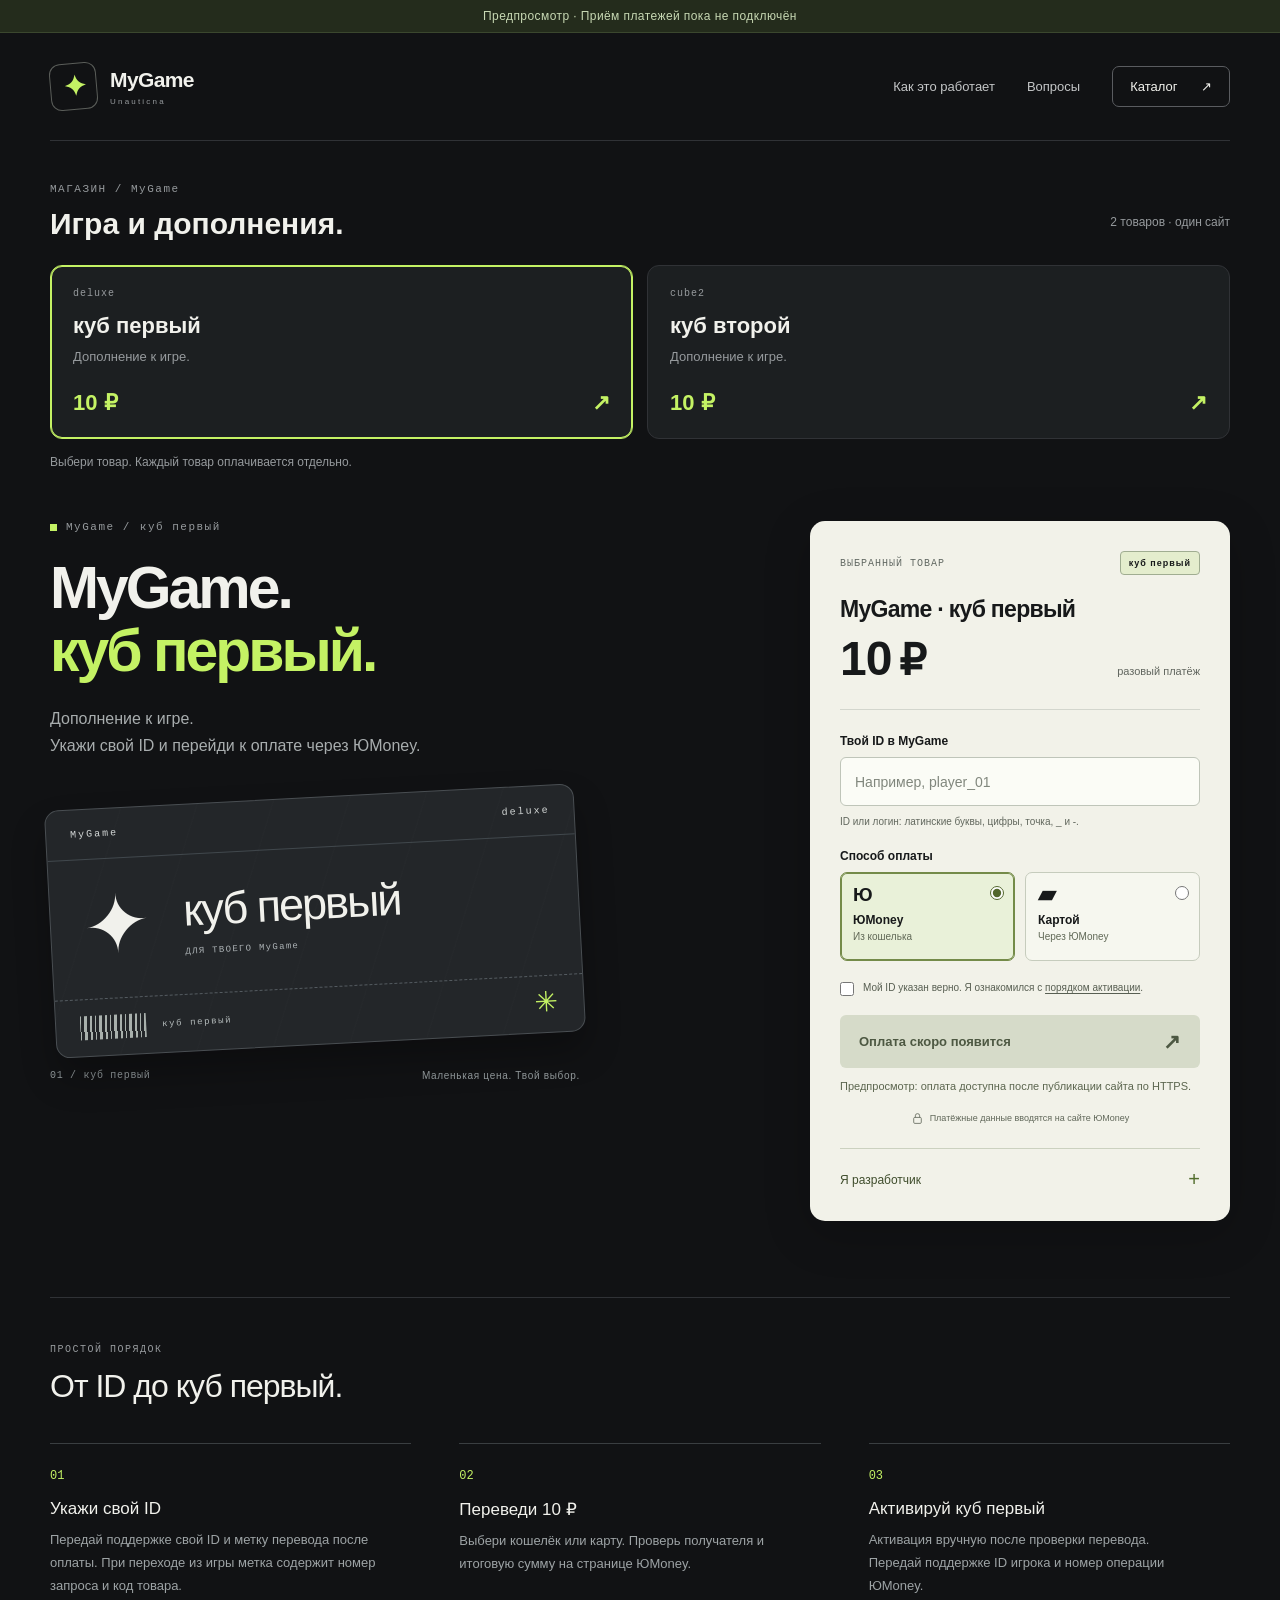
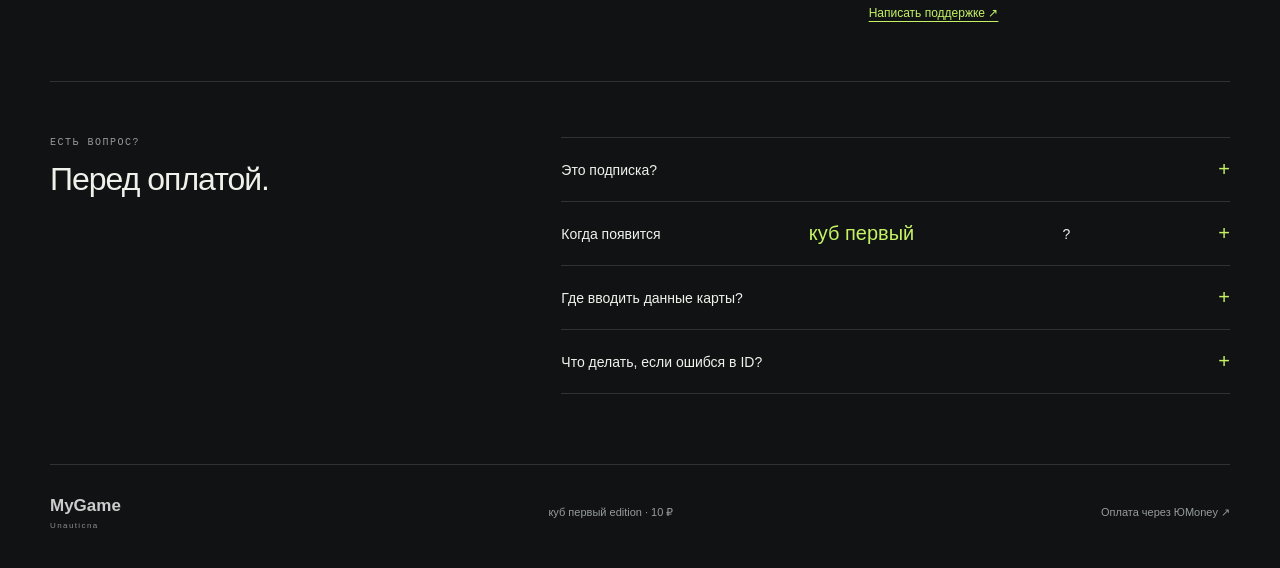
<file: index.html>
<!doctype html>
<html lang="ru">
<head>
  <meta charset="utf-8">
  <meta name="viewport" content="width=device-width, initial-scale=1">
  <meta name="theme-color" content="#111214">
  <meta name="description" content="MyGame — игра и дополнения. Каталог и оплата через ЮMoney.">
  <meta name="referrer" content="strict-origin-when-cross-origin">
  <title>MyGame — каталог</title>
  <link rel="icon" type="image/svg+xml" href="./favicon.svg">
  <link rel="stylesheet" href="./styles.css">
  <script src="./config.js" defer></script>
  <script src="./app.js" defer></script>
  <script src="./developer-core.js" defer></script>
  <script src="./developer.js" defer></script>
</head>
<body>
  <div class="preview-banner" id="preview-banner">Предпросмотр · Приём платежей пока не подключён</div>
  <header class="site-header wrap">
    <a class="brand" href="./" aria-label="MyGame — главная"><span class="brand-icon" aria-hidden="true"><span aria-hidden="true">✦</span></span><span>MyGame<small>Unauticna</small></span></a>
    <nav aria-label="Основная навигация"><a href="#how">Как это работает</a><a href="#faq">Вопросы</a><a class="nav-cta" href="#catalog">Каталог <span aria-hidden="true">↗</span></a></nav>
  </header>
  <main>
    <section class="catalog wrap" id="catalog" aria-labelledby="catalog-title">
      <div class="catalog-heading"><div><p class="eyebrow">МАГАЗИН / MyGame</p><h2 id="catalog-title">Игра и дополнения.</h2></div><p>2 товаров · один сайт</p></div>
      <div class="catalog-grid"><a class="catalog-card" data-catalog-product="deluxe" href="?product=deluxe#checkout"><span class="catalog-id">deluxe</span><h3>куб первый</h3><p>Дополнение к игре.</p><strong>10 ₽ <span aria-hidden="true">↗</span></strong></a><a class="catalog-card" data-catalog-product="cube2" href="?product=cube2#checkout"><span class="catalog-id">cube2</span><h3>куб второй</h3><p>Дополнение к игре.</p><strong>10 ₽ <span aria-hidden="true">↗</span></strong></a></div>
      <p class="catalog-note">Выбери товар. Каждый товар оплачивается отдельно.</p>
    </section>
    <section class="hero wrap" aria-labelledby="hero-title">
      <div class="hero-copy">
        <p class="eyebrow"><span class="tiny-square"></span> MyGame / <span data-product-field="title">куб первый</span></p>
        <h1 id="hero-title">MyGame.<br><span><span data-product-field="title">куб первый</span>.</span></h1>
        <p class="intro"><span data-product-field="description">Дополнение к игре.</span><br>Укажи свой ID и перейди к оплате через ЮMoney.</p>
        <div class="edition-pass" aria-label="Выбранный товар">
          <div class="pass-head"><span>MyGame</span><span><span data-product-field="id">deluxe</span></span></div>
          <div class="pass-content"><span class="pass-monogram" aria-hidden="true"><span aria-hidden="true">✦</span></span><div class="pass-title"><span data-product-field="title">куб первый</span><span>ДЛЯ ТВОЕГО MyGame</span></div></div>
          <div class="pass-bottom"><span class="bar-code" aria-hidden="true"></span><span><span data-product-field="title">куб первый</span></span><span class="pass-star" aria-hidden="true">✳</span></div>
        </div>
        <p class="visual-caption"><span>01 / <span data-product-field="title">куб первый</span></span><span>Маленькая цена. Твой выбор.</span></p>
      </div>
      <aside class="checkout" id="checkout" aria-labelledby="checkout-title">
        <div class="checkout-top"><p class="eyebrow dark">ВЫБРАННЫЙ ТОВАР</p><span class="edition-tag"><span data-product-field="title">куб первый</span></span></div>
        <h2 id="checkout-title">MyGame · <span data-product-field="title">куб первый</span></h2>
        <div class="price"><span data-product-field="price">10</span> <span>₽</span><small>разовый платёж</small></div>
        <div class="divider"></div>
        <form id="payment-form" method="post" action="https://yoomoney.ru/quickpay/confirm" accept-charset="UTF-8">
          <input type="hidden" name="receiver" id="receiver" value="">
          <input type="hidden" name="quickpay-form" value="button">
          <input type="hidden" name="sum" id="sum" value="10.00">
          <input type="hidden" name="label" id="payment-label" value="">
          <input type="hidden" name="successURL" id="success-url" value="">
          <label class="field-label" for="player-id">Твой ID в MyGame</label>
          <input class="player-input" id="player-id" type="text" placeholder="Например, player_01" autocomplete="off" autocapitalize="none" spellcheck="false" required minlength="1" maxlength="32" pattern="[A-Za-z0-9_.\-]{1,32}" aria-describedby="id-hint">
          <p class="input-hint" id="id-hint">ID или логин: латинские буквы, цифры, точка, _ и -.</p>
          <fieldset class="methods"><legend>Способ оплаты</legend><div class="method-grid">
            <label class="method"><input type="radio" name="paymentType" value="PC" checked><span><b class="method-symbol">Ю</b><strong>ЮMoney</strong><small>Из кошелька</small></span></label>
            <label class="method"><input type="radio" name="paymentType" value="AC"><span><b class="method-symbol card-symbol" aria-hidden="true">▰</b><strong>Картой</strong><small>Через ЮMoney</small></span></label>
          </div></fieldset>
          <label class="consent"><input type="checkbox" id="consent" required><span>Мой ID указан верно. Я ознакомился с <a href="#activation">порядком активации</a>.</span></label>
          <button class="pay-button" id="pay-button" type="submit" disabled><span id="pay-button-label">Оплата скоро появится</span><span aria-hidden="true">↗</span></button>
          <p class="form-message" id="form-message" role="status" aria-live="polite">Приём платежей пока не подключён.</p>
          <p class="secure-note"><svg viewBox="0 0 24 24" fill="none" aria-hidden="true"><rect x="5" y="10" width="14" height="11" rx="2"/><path d="M8 10V7a4 4 0 0 1 8 0v3"/></svg>Платёжные данные вводятся на сайте ЮMoney</p>
        </form>
        <details class="developer-block" id="developer-access" hidden>
          <summary>Я разработчик <span aria-hidden="true">+</span></summary>
          <p class="developer-intro">Получить сертификат <span data-product-field="title">куб первый</span> без списания. Введи данные, заданные при настройке режима разработчика.</p>
          <form id="developer-form" autocomplete="off">
            <label class="field-label" for="developer-player">ID разработчика</label>
            <input class="player-input" id="developer-player" type="text" required maxlength="32" pattern="[A-Za-z0-9_.\-]{1,32}" autocomplete="off" spellcheck="false" autocapitalize="none">
            <label class="field-label" for="developer-last4">Последние 4 цифры карты</label>
            <input class="player-input" id="developer-last4" type="password" required minlength="4" maxlength="4" pattern="[0-9]{4}" inputmode="numeric" autocomplete="off" aria-describedby="developer-hint">
            <label class="field-label" for="developer-phone">Телефон с кодом страны</label>
            <input class="player-input" id="developer-phone" type="tel" required maxlength="25" autocomplete="off" placeholder="+7… или +371…" aria-describedby="developer-hint">
            <p class="input-hint" id="developer-hint">Данные сверяются только в браузере. Полный номер карты, срок действия и CVC не нужны. Подтверждение через банк или SMS не выполняется.</p>
            <button class="pay-button" id="developer-issue" type="submit">Получить сертификат <span aria-hidden="true">↓</span></button>
            <p class="form-message" id="developer-message" role="status" aria-live="polite"></p>
          </form>
          <section class="developer-certificate" id="developer-result" hidden tabindex="-1" aria-labelledby="certificate-title">
            <p class="eyebrow dark">СЕРТИФИКАТ РАЗРАБОТЧИКА</p>
            <h3 id="certificate-title">MyGame · <span data-product-field="title">куб первый</span></h3>
            <p class="certificate-status">Оплата не требуется · 0 ₽</p>
            <dl><dt>ID игрока</dt><dd id="certificate-player"></dd><dt>Номер сертификата</dt><dd id="certificate-id"></dd><dt>Создан</dt><dd id="certificate-date"></dd></dl>
            <p class="input-hint">Бесплатная выдача разработчику. Банковская операция не выполнялась.</p>
            <button type="button" class="pay-button" id="developer-download">Скачать сертификат JSON <span aria-hidden="true">↓</span></button>
          </section>
        </details>
        <noscript><p class="noscript">Для оплаты включите JavaScript. Пока он отключён, платёж недоступен.</p></noscript>
      </aside>
    </section>
    <section class="return-panel wrap" id="return-panel" hidden aria-labelledby="return-title" tabindex="-1">
      <span class="return-icon" aria-hidden="true">↩</span><div><p class="eyebrow">ВОЗВРАЩЕНИЕ С ЮMONEY</p><h2 id="return-title">Проверь статус перевода</h2><p>Возврат на сайт не подтверждает оплату. Проверь операцию в ЮMoney. Если перевод завершён, свяжись с поддержкой для активации <span data-product-field="title">куб первый</span>.</p><p id="return-order" class="order-code"></p><a class="text-link support-link" hidden>Связаться с поддержкой ↗</a></div>
    </section>
    <section class="how wrap" id="how" aria-labelledby="how-title">
      <div class="section-heading"><p class="eyebrow">ПРОСТОЙ ПОРЯДОК</p><h2 id="how-title">От ID до <span data-product-field="title">куб первый</span>.</h2></div>
      <div class="steps">
        <article><span class="step-number">01</span><h3>Укажи свой ID</h3><p>Передай поддержке свой ID и метку перевода после оплаты. При переходе из игры метка содержит номер запроса и код товара.</p></article>
        <article><span class="step-number">02</span><h3>Переведи <span data-product-field="price">10</span> ₽</h3><p>Выбери кошелёк или карту. Проверь получателя и итоговую сумму на странице ЮMoney.</p></article>
        <article id="activation"><span class="step-number">03</span><h3>Активируй <span data-product-field="title">куб первый</span></h3><p id="activation-text"><span data-product-field="title">куб первый</span> активируется вручную после проверки перевода. Передай поддержке ID игрока и номер операции из ЮMoney.</p><a class="text-link support-link" hidden>Написать поддержке ↗</a><p id="support-placeholder" class="muted">Контакт поддержки появится перед запуском оплаты.</p></article>
      </div>
    </section>
    <section class="faq wrap" id="faq" aria-labelledby="faq-title">
      <div class="section-heading"><p class="eyebrow">ЕСТЬ ВОПРОС?</p><h2 id="faq-title">Перед оплатой.</h2></div>
      <div class="faq-items">
        <details><summary>Это подписка?<span aria-hidden="true">+</span></summary><p>Нет. Эта форма предназначена для одного перевода на <span data-product-field="price">10</span> ₽. Автоматическое повторное списание не подключается.</p></details>
        <details><summary>Когда появится <span data-product-field="title">куб первый</span>?<span aria-hidden="true">+</span></summary><p>После проверки поступления перевода и ручной активации разработчиком. Срок и условия уточни у поддержки перед оплатой. Возврат со страницы ЮMoney сам по себе не активирует <span data-product-field="title">куб первый</span>.</p></details>
        <details><summary>Где вводить данные карты?<span aria-hidden="true">+</span></summary><p>Для оплаты — только на странице ЮMoney. Отдельный режим разработчика сверяет последние 4 цифры и телефон локально. Полный номер карты, CVC и пароль от кошелька этот сайт не запрашивает.</p></details>
        <details><summary>Что делать, если ошибся в ID?<span aria-hidden="true">+</span></summary><p>Если ещё не оплатил — исправь ID в форме. Если перевод уже завершён — отправь поддержке верный ID и номер операции из истории ЮMoney. Не оплачивай повторно до выяснения статуса.</p></details>
      </div>
    </section>
  </main>
  <footer class="site-footer wrap"><a class="footer-brand" href="./">MyGame<span>Unauticna</span></a><p><span data-product-field="title">куб первый</span> edition · <span data-product-field="price">10</span> ₽</p><a href="https://yoomoney.ru/" target="_blank" rel="noopener noreferrer">Оплата через ЮMoney ↗</a></footer>
</body>
</html>
</file>
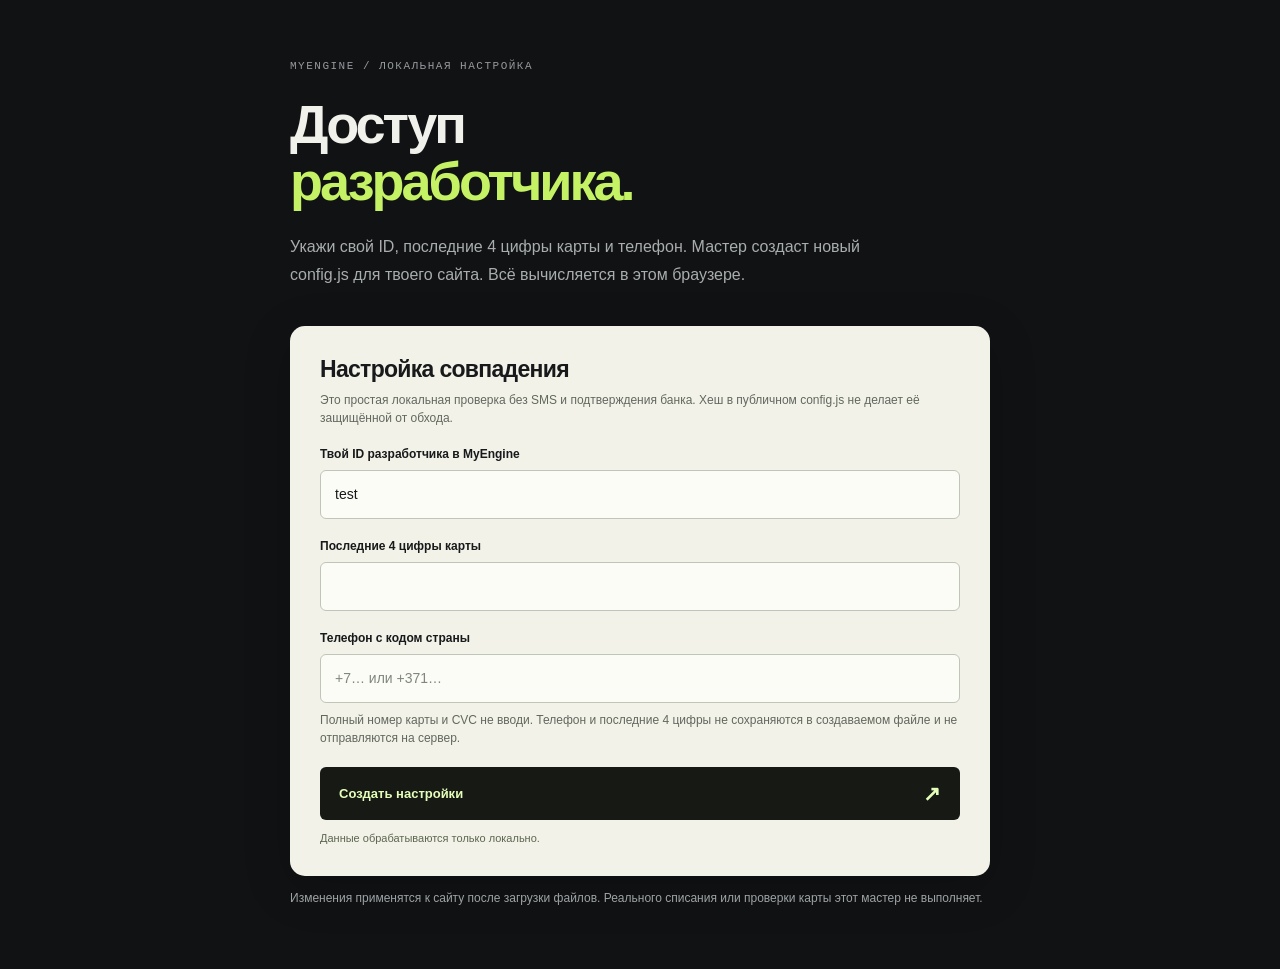
<file: tools/setup-developer.html>
<!doctype html>
<html lang="ru">
<head>
  <meta charset="UTF-8">
  <meta name="viewport" content="width=device-width, initial-scale=1">
  <meta name="referrer" content="no-referrer">
  <title>Настройка доступа разработчика — MyEngine</title>
  <link rel="stylesheet" href="../styles.css">
  <link rel="icon" href="../favicon.svg" type="image/svg+xml">
  <script src="../config.js" defer></script>
  <script src="../developer-core.js" defer></script>
  <script src="./setup-developer.js" defer></script>
</head>
<body>
  <main class="setup-layout">
    <p class="eyebrow">MYENGINE / ЛОКАЛЬНАЯ НАСТРОЙКА</p>
    <h1>Доступ<br><span>разработчика.</span></h1>
    <p class="intro">Укажи свой ID, последние 4 цифры карты и телефон. Мастер создаст новый config.js для твоего сайта. Всё вычисляется в этом браузере.</p>
    <section class="checkout" aria-labelledby="setup-title">
      <h2 id="setup-title">Настройка совпадения</h2>
      <p class="input-hint">Это простая локальная проверка без SMS и подтверждения банка. Хеш в публичном config.js не делает её защищённой от обхода.</p>
      <form id="setup-form" autocomplete="off">
        <label class="field-label" for="setup-player">Твой ID разработчика в MyEngine</label>
        <input class="player-input" id="setup-player" type="text" required maxlength="32" pattern="[A-Za-z0-9_.\-]{1,32}" autocomplete="off" spellcheck="false" autocapitalize="none" placeholder="Например, alekandrza14">
        <label class="field-label" for="setup-last4">Последние 4 цифры карты</label>
        <input class="player-input" id="setup-last4" type="password" required minlength="4" maxlength="4" pattern="[0-9]{4}" inputmode="numeric" autocomplete="off">
        <label class="field-label" for="setup-phone">Телефон с кодом страны</label>
        <input class="player-input" id="setup-phone" type="tel" required maxlength="25" autocomplete="off" placeholder="+7… или +371…">
        <p class="input-hint">Полный номер карты и CVC не вводи. Телефон и последние 4 цифры не сохраняются в создаваемом файле и не отправляются на сервер.</p>
        <button class="pay-button" type="submit" id="setup-generate" disabled>Создать настройки <span aria-hidden="true">↗</span></button>
        <p class="form-message" id="setup-message" role="status" aria-live="polite">Загружаем локальные скрипты…</p>
      </form>
      <section class="setup-result" id="setup-result" hidden>
        <h3>Настройки готовы</h3>
        <p id="setup-summary"></p>
        <button class="pay-button" id="setup-download" type="button">Скачать config.js <span aria-hidden="true">↓</span></button>
        <ol><li>Замени config.js в корне сайта скачанным файлом.</li><li>Также загрузи обновлённые index.html, styles.css, developer-core.js и developer.js из архива.</li><li>Открой сайт, раскрой «Я разработчик» и введи те же данные.</li><li>Скачай сертификат Deluxe в JSON.</li></ol>
        <p>Папку tools публиковать не требуется. Сохрани её у себя для изменения настроек.</p>
      </section>
      <noscript><p>Для локального мастера нужно включить JavaScript.</p></noscript>
    </section>
    <p class="setup-footer">Изменения применятся к сайту после загрузки файлов. Реального списания или проверки карты этот мастер не выполняет.</p>
  </main>
</body>
</html>
</file>
<file: styles.css>
@charset "UTF-8";
:root{color-scheme:dark;--bg:#111214;--panel:#1a1c1e;--text:#f1f1ec;--muted:#969a9d;--line:#303236;--accent:#c4f264;--ink:#17191a;--paper:#f2f2e9}
*{box-sizing:border-box}html{scroll-behavior:smooth;scroll-padding-top:30px}body{margin:0;background:var(--bg);color:var(--text);font-family:Inter,Arial,"Helvetica Neue",sans-serif;-webkit-font-smoothing:antialiased}a{color:inherit;text-decoration:none}button,input{font:inherit}button,a,input,summary{-webkit-tap-highlight-color:transparent}button:not(:disabled),summary{cursor:pointer}a:focus-visible,button:focus-visible,summary:focus-visible,input:focus-visible{outline:3px solid #8cb9ff;outline-offset:5px}a:hover{color:var(--accent)}[hidden]{display:none!important}.wrap{width:min(1180px,calc(100% - 80px));margin-inline:auto}.preview-banner{text-align:center;padding:9px 16px;font-size:12px;letter-spacing:.035em;background:#242c1c;color:#c7d8b3;border-bottom:1px solid #3b472e}
.site-header{display:flex;align-items:center;justify-content:space-between;gap:24px;height:108px;border-bottom:1px solid var(--line)}.brand{display:flex;gap:13px;align-items:center;font-size:21px;font-weight:700;letter-spacing:-.6px}.brand small{display:block;color:var(--muted);font-size:8px;letter-spacing:2.2px;margin-top:5px;font-weight:500}.brand-icon{width:47px;height:47px;border:1px solid #5a5d59;display:grid;grid-auto-flow:column;place-content:center;font-size:20px;letter-spacing:-2px;border-radius:11px;transform:rotate(-5deg);color:var(--accent)}.brand-icon span{font-size:28px;line-height:22px;margin:0 1px}nav{display:flex;align-items:center;gap:32px;font-size:13px;color:#c4c6c7}.nav-cta{padding:12px 17px;border:1px solid #5a5c60;border-radius:7px;color:var(--text)}.nav-cta span{margin-left:20px}
.hero{display:grid;grid-template-columns:minmax(0,1fr) 420px;gap:80px;padding-block:72px 76px;align-items:start}.eyebrow{font-family:Consolas,"Courier New",monospace;font-size:11px;letter-spacing:1.5px;font-weight:500;margin:0 0 24px;color:var(--muted);display:flex;align-items:center;gap:9px}.tiny-square{width:7px;height:7px;background:var(--accent)}h1{font-size:clamp(42px,4.6vw,64px);line-height:1.06;letter-spacing:-3px;font-weight:600;margin:0 0 23px}h1>span{color:var(--accent)}.intro{font-size:16px;line-height:1.7;color:#a8adae;margin:0 0 38px}.edition-pass{position:relative;max-width:530px;background:#232629;border:1px solid #494e52;border-radius:14px;overflow:hidden;transform:rotate(-3deg);box-shadow:0 20px 34px #0004}.edition-pass:after{content:"";position:absolute;inset:0;background:repeating-linear-gradient(110deg,transparent 0 70px,#ffffff02 71px 72px);pointer-events:none}.pass-head{display:flex;justify-content:space-between;border-bottom:1px solid #41484d;padding:19px 24px;font-family:Consolas,monospace;font-size:10px;letter-spacing:2px;color:#d4d8d7}.pass-content{display:flex;align-items:center;gap:30px;padding:27px 28px 32px}.pass-monogram{font-size:80px;line-height:1;letter-spacing:-11px;font-weight:800;color:#c4f264;transform:skewY(-7deg)}.pass-monogram>span{font-weight:300;color:#f1f1ec;margin-inline:4px}.pass-title{font-size:45px;letter-spacing:-2px;line-height:1.1;font-weight:500}.pass-title>span{display:block;font-family:Consolas,monospace;letter-spacing:1.3px;font-size:9px;color:#abb1b4;margin-top:12px}.pass-bottom{padding:14px 24px;border-top:1px dashed #545b60;display:flex;align-items:center;gap:16px;font-family:Consolas,monospace;letter-spacing:1.6px;font-size:9px;color:#b3baba}.bar-code{width:66px;height:24px;background:repeating-linear-gradient(90deg,#a8b0ac 0 1px,transparent 1px 4px,#a8b0ac 4px 7px,transparent 7px 10px,#a8b0ac 10px 12px,transparent 12px 15px)}.pass-star{margin-left:auto;color:var(--accent);font-size:28px;line-height:1}.visual-caption{display:flex;justify-content:space-between;gap:12px;max-width:530px;font-size:10px;color:#939a9c;letter-spacing:.7px;margin:25px 0 0}.visual-caption>span:first-child{font-family:Consolas,monospace}
.checkout{background:var(--paper);color:var(--ink);padding:30px;border-radius:15px;box-shadow:0 12px 48px #0003;scroll-margin-top:26px;color-scheme:light}.checkout a:hover{color:#405d1b}.checkout-top{display:flex;align-items:center;justify-content:space-between;gap:15px}.eyebrow.dark{color:#626963;font-size:10px;letter-spacing:1px;margin:0}.edition-tag{border:1px solid #a0ad91;padding:6px 8px;border-radius:4px;font-size:9px;font-weight:700;letter-spacing:1px;background:#e4edcd}.checkout h2{font-size:23px;letter-spacing:-.7px;margin:21px 0 6px}.price{display:flex;align-items:baseline;gap:8px;font-weight:600;font-size:72px;letter-spacing:-4px;line-height:1.25}.price>span{font-size:43px;letter-spacing:-1px}.price>small{font-weight:400;font-size:11px;letter-spacing:0;color:#61665f;margin-left:auto}.divider{border-top:1px solid #d3d6cd;margin:20px 0 24px}.field-label,.methods legend{font-size:12px;font-weight:600;display:block;margin-bottom:9px}.player-input{width:100%;height:49px;padding:12px 14px;border:1px solid #bfc5b9;background:#fbfcf6;color:#17191a;border-radius:6px;font-size:14px}.player-input::placeholder{color:#81877d}.player-input:focus{outline:2px solid #84a44b;outline-offset:1px}.input-hint{font-size:10px;color:#62685e;line-height:1.5;margin:8px 0 20px}.methods{border:0;padding:0;margin:0 0 19px}.methods legend{padding:0}.method-grid{display:grid;grid-template-columns:1fr 1fr;gap:10px}.method{position:relative;cursor:pointer}.method input{position:absolute;top:14px;right:11px;accent-color:#52672c;width:14px;height:14px;margin:0}.method>span{display:block;border:1px solid #c6ccbd;border-radius:7px;padding:12px;background:#f6f7ef;min-height:89px}.method input:checked+span{border-color:#748b49;box-shadow:inset 0 0 0 1px #748b49;background:#e9f1d9}.method input:focus-visible+span{outline:3px solid #5e87c9;outline-offset:2px}.method-symbol{font-size:19px;line-height:1;display:block;margin-bottom:9px;font-weight:800}.card-symbol{font-size:23px;line-height:19px}.method strong{font-size:12px;display:block;font-weight:600}.method small{font-size:10px;color:#616957;margin-top:4px;display:block}.consent{display:flex;gap:9px;align-items:flex-start;font-size:10px;line-height:1.55;color:#585f52;margin-bottom:19px}.consent input{margin:2px 0 0;width:14px;height:14px;flex-shrink:0;accent-color:#52672c}.consent a{text-decoration:underline;text-underline-offset:2px}.pay-button{display:flex;align-items:center;justify-content:space-between;width:100%;border:0;background:#171a14;color:#e4ffb9;padding:16px 19px;font-weight:600;font-size:13px;border-radius:6px;transition:background .15s,transform .15s;min-height:51px}.pay-button:hover:not(:disabled){background:#343f25;transform:translateY(-1px)}.pay-button:disabled{background:#d6dbc9;color:#4d5842;cursor:not-allowed}.pay-button>span:last-child{font-size:21px;line-height:1}.form-message{font-size:11px;line-height:1.5;color:#5c664f;margin:10px 0 0}.form-message:empty{display:none}.secure-note{display:flex;align-items:center;justify-content:center;gap:6px;font-size:9px;margin:17px 0 0;line-height:1.5;color:#606759}.secure-note svg{width:13px;height:13px;stroke:currentColor;stroke-width:1.5;flex-shrink:0}.noscript{font-size:12px;color:#813c19}
.return-panel{border:1px solid #666d50;border-radius:12px;padding:27px;background:#252b20;display:flex;gap:22px;margin-bottom:50px}.return-panel .eyebrow{margin-bottom:8px;color:#c4cfb0}.return-panel h2{margin:0;font-size:24px}.return-panel p:not(.eyebrow){max-width:780px;color:#c4cebb;font-size:14px;line-height:1.6}.return-icon{font-size:33px;color:var(--accent)}.order-code{font-family:Consolas,monospace;overflow-wrap:anywhere}.text-link{color:var(--accent);font-size:12px;text-decoration:underline;text-underline-offset:4px;display:inline-block;margin-top:9px}.how{border-top:1px solid var(--line);padding-block:46px 60px}.section-heading h2{font-size:32px;font-weight:500;letter-spacing:-1px;margin:0}.section-heading .eyebrow{margin-bottom:13px;font-size:10px}.steps{display:grid;grid-template-columns:repeat(3,1fr);margin-top:38px;gap:48px}.steps article{border-top:1px solid #3a3e41;padding-top:21px}.step-number{font-family:Consolas,monospace;font-size:12px;color:var(--accent)}.steps h3{font-weight:500;font-size:17px;margin:16px 0 10px}.steps p{font-size:13px;line-height:1.75;color:#9da3a5;max-width:335px;margin:0}.steps .muted{margin-top:9px;font-size:11px;color:#8e9698}.faq{display:grid;grid-template-columns:1fr 1.55fr;gap:80px;border-top:1px solid var(--line);padding-block:55px 70px}.faq-items{border-top:1px solid var(--line)}details{border-bottom:1px solid var(--line);padding:20px 0}summary{list-style:none;font-size:14px;font-weight:500;display:flex;justify-content:space-between;gap:20px;align-items:center}summary::-webkit-details-marker{display:none}summary>span{font-size:20px;color:var(--accent);font-weight:300}details[open] summary>span{transform:rotate(45deg)}details p{font-size:13px;line-height:1.75;color:#9da3a5;margin:15px 28px 2px 0}.site-footer{border-top:1px solid var(--line);padding-block:30px 38px;display:flex;align-items:center;justify-content:space-between;gap:25px;font-size:11px;color:#969c9d}.footer-brand{font-size:17px;font-weight:600;color:#c9cecb}.footer-brand>span{font-size:8px;font-weight:400;letter-spacing:1.4px;display:block;margin-top:5px;color:#888f91}
@media(min-width:1600px){.hero{padding-block:88px}.wrap{max-width:1240px}.hero{gap:110px;grid-template-columns:minmax(0,1fr) 430px}h1{font-size:70px}}
@media(max-width:1050px){.wrap{width:calc(100% - 48px)}.hero{gap:35px;grid-template-columns:minmax(0,1fr) 380px;padding-top:54px}h1{letter-spacing:-2px}.pass-content{gap:20px;padding-inline:22px}.pass-monogram{font-size:61px;letter-spacing:-8px}.pass-title{font-size:35px}.pass-title>span{font-size:8px;letter-spacing:.5px}.checkout{padding:25px}.steps{gap:30px}.faq{gap:45px}}
@media(max-width:800px){.hero{grid-template-columns:1fr;gap:48px}.hero-copy{max-width:560px;margin:auto;width:100%}h1{font-size:58px}.checkout{width:100%;max-width:560px;margin:auto}.edition-pass{max-width:100%;margin:0 7px}.visual-caption{max-width:100%;margin-top:22px}.pass-content{padding:30px;gap:38px}.pass-monogram{font-size:85px;letter-spacing:-11px}.pass-title{font-size:48px}.pass-title>span{font-size:10px}.steps{gap:24px}.faq{grid-template-columns:1fr;gap:28px}.hero{padding-bottom:55px}.site-header{height:88px}nav{gap:23px}.price>small{font-size:12px}.form-message{font-size:12px}.secure-note{font-size:10px}}
@media(max-width:540px){.wrap{width:calc(100% - 36px)}.preview-banner{font-size:10px}.site-header{height:80px;gap:15px}.brand{font-size:18px;gap:10px}.brand-icon{width:40px;height:40px}.brand small{font-size:7px}.nav-cta{font-size:12px;padding:10px 12px}nav>a:not(.nav-cta){display:none}.nav-cta span{margin-left:12px}.hero{padding-top:40px;gap:38px}h1{font-size:43px;line-height:1.08;letter-spacing:-2px}.eyebrow{font-size:9px;letter-spacing:1.1px;margin-bottom:20px}.intro{font-size:14px;margin-bottom:29px}.pass-head{padding:16px 19px;font-size:8px}.pass-content{padding:24px 20px;gap:25px}.pass-monogram{font-size:62px;letter-spacing:-9px}.pass-title{font-size:37px}.pass-title>span{font-size:7px;letter-spacing:.6px}.pass-bottom{padding:12px 19px;font-size:7px;gap:12px}.bar-code{height:20px;width:48px}.visual-caption{font-size:8px;letter-spacing:.25px}.checkout{padding:24px 21px;border-radius:12px}.checkout h2{font-size:23px}.checkout-top{gap:10px}.price{font-size:68px}.price>small{font-size:10px}.input-hint{font-size:10px}.secure-note{font-size:9px}.steps{grid-template-columns:1fr;gap:28px;margin-top:30px}.steps article{padding-top:18px;position:relative;padding-left:42px}.step-number{position:absolute;left:0;top:23px}.steps h3{margin-top:2px}.steps p{max-width:none}.how{padding-block:35px 40px}.section-heading h2{font-size:28px}.faq{padding-block:35px 42px}.faq summary{font-size:13px}.site-footer{flex-wrap:wrap;row-gap:18px;padding-block:25px}.site-footer>p{margin:0}.site-footer>a:last-child{width:100%}.return-panel{padding:20px;gap:13px}.return-panel h2{font-size:21px}.return-icon{font-size:26px}}
.developer-block{margin-top:23px;padding:19px 0 0;border-top:1px solid #cbd1bf;border-bottom:0}.developer-block summary{font-size:12px;color:#3f4d2c}.developer-block summary>span{color:#526d2c}.developer-block .developer-intro{font-size:11px;color:#5b644f;line-height:1.6;margin:14px 0 17px}.developer-block .field-label{margin-top:15px}.developer-block .player-input{height:43px}.developer-block .input-hint{color:#59634d;font-size:10px;line-height:1.6;margin:12px 0 18px}.developer-block .form-message{color:#526043;font-size:11px;margin:10px 0 0}.developer-certificate{border:1px solid #a5b28d;border-radius:8px;margin-top:20px;padding:19px;background:#e5edda}.developer-certificate h3{font-size:24px;letter-spacing:-.7px;margin:13px 0 8px}.developer-certificate .certificate-status{color:#375216;font-size:12px;font-weight:600;margin:0 0 15px}.developer-certificate dl{font-size:11px;line-height:1.5;margin:0}.developer-certificate dt{color:#636d57;margin-top:11px}.developer-certificate dd{margin:2px 0 0;overflow-wrap:anywhere;font-family:Consolas,monospace;color:#23331a}.developer-certificate .pay-button{font-size:11px;padding:13px}.setup-layout{width:min(700px,calc(100% - 36px));margin:60px auto}.setup-layout h1{font-size:54px}.setup-layout .checkout{max-width:none;width:100%}.setup-layout .field-label{margin-top:20px}.setup-layout .intro{max-width:630px}.setup-layout .input-hint{font-size:12px}.setup-layout h2{margin-top:0}.setup-result{margin-top:25px;border-top:1px solid #cbd1bf;padding-top:14px}.setup-result p,.setup-result li{font-size:13px;line-height:1.7}.setup-result li{margin-bottom:8px}.setup-result ol{padding-left:20px}.setup-footer{font-size:12px;line-height:1.7;color:#9da3a5}@media(max-width:540px){.setup-layout{margin-top:35px}.setup-layout h1{font-size:44px}}
@media(prefers-reduced-motion:reduce){html{scroll-behavior:auto}*,*:before,*:after{transition:none!important;animation:none!important}}

/* Commercial text is entered by the project author and can be longer than Deluxe. */
h1,h2,h3,.intro,.pass-title,.brand,.footer-brand,.edition-tag,.pass-head,.pass-bottom,.visual-caption{overflow-wrap:anywhere}
.brand,.brand>span,.pass-title,.site-footer>p{min-width:0}
.brand-icon,.pass-monogram{flex-shrink:0}
.nav-cta{max-width:180px;overflow-wrap:anywhere}
.site-header{height:auto;min-height:108px;padding-block:18px}
.price{font-size:clamp(30px,4vw,48px);flex-wrap:wrap;gap:8px}
@media(max-width:540px){.brand{flex:1}.site-header{min-height:80px}.nav-cta{max-width:130px}.pass-content{gap:14px}.pass-title{font-size:30px}}

.catalog{padding-top:42px}.catalog-heading{display:flex;justify-content:space-between;align-items:end;gap:24px}.catalog-heading h2{font-size:30px;margin:0}.catalog-heading .eyebrow{margin-bottom:12px}.catalog-heading>p,.catalog-note{color:var(--muted);font-size:12px}.catalog-grid{display:grid;grid-template-columns:repeat(auto-fit,minmax(210px,1fr));gap:14px;margin-top:24px}.catalog-card{display:flex;flex-direction:column;padding:22px;border:1px solid var(--line);border-radius:12px;background:#1c1f21;min-width:0;overflow-wrap:anywhere;transition:border-color .15s,background .15s}.catalog-card:hover{border-color:var(--accent);background:#252b24}.catalog-card[aria-current=true]{border-color:var(--accent);box-shadow:inset 0 0 0 1px var(--accent)}.catalog-id{font:10px Consolas,monospace;color:var(--muted);letter-spacing:1px}.catalog-card h3{font-size:22px;line-height:1.2;margin:14px 0 8px}.catalog-card p{color:var(--muted);font-size:13px;line-height:1.6;flex:1;margin:0 0 22px}.catalog-card strong{display:flex;justify-content:space-between;color:var(--accent);font-size:22px}.catalog-note{margin-top:16px}.hero{padding-top:40px}.pass-title [data-product-field]{font:inherit;color:inherit;letter-spacing:inherit;margin:0;display:inline}.price>[data-product-field]{font:inherit;color:inherit}.pass-monogram{letter-spacing:0}
@media(max-width:540px){.catalog-heading{align-items:start;flex-direction:column;gap:4px}.catalog-grid{grid-template-columns:1fr 1fr;gap:10px}.catalog-card{padding:14px}.catalog-card h3{font-size:18px}.catalog-card p{font-size:12px}.catalog-card strong{font-size:20px}}
@media(max-width:360px){.catalog-grid{grid-template-columns:1fr}}
</file>
